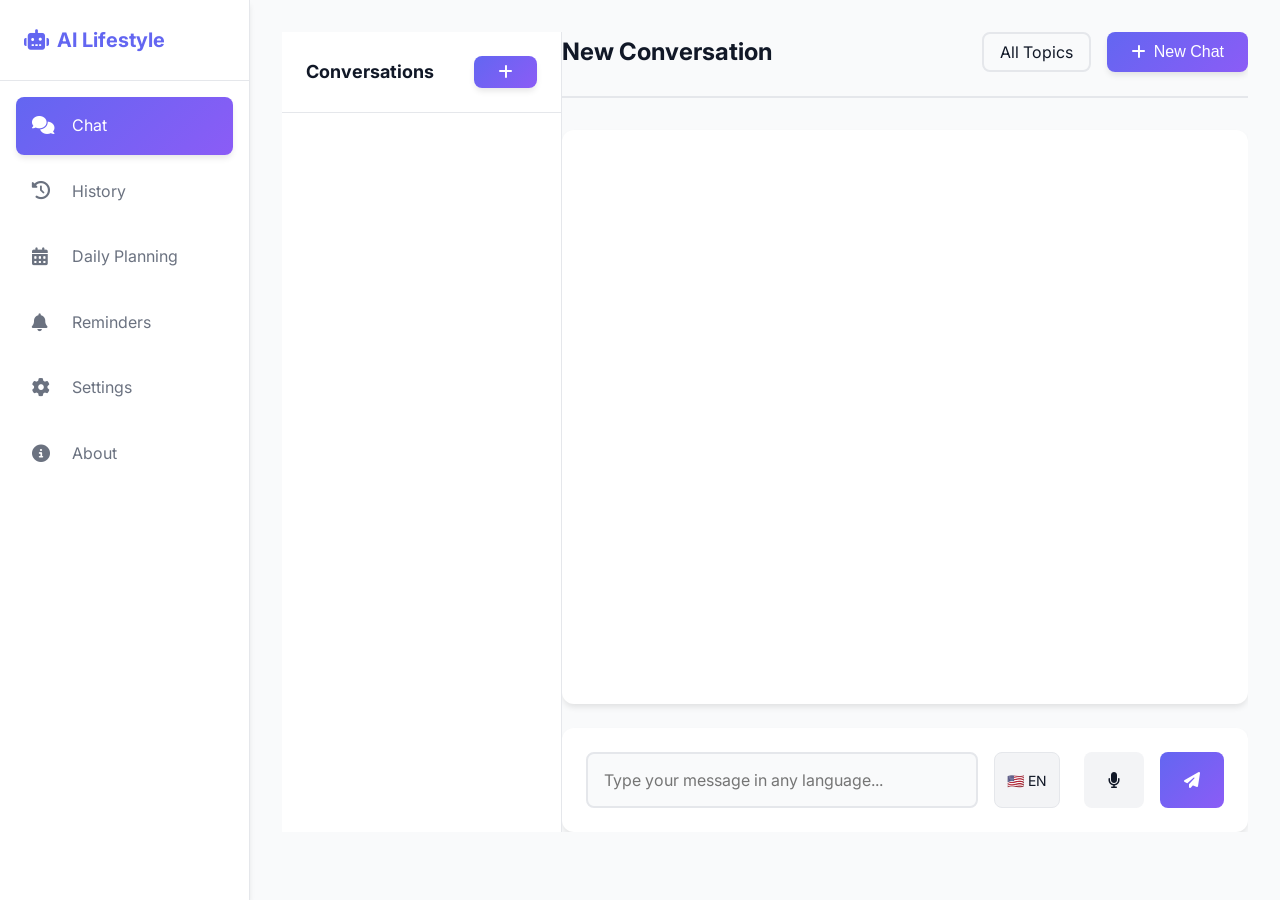
<file: Final Draft/frontend/index.html>
<!DOCTYPE html>
<html lang="en">

<head>
    <meta charset="UTF-8">
    <meta name="viewport" content="width=device-width, initial-scale=1.0">
    <title>AI Lifestyle Chatbot</title>
    <link rel="preconnect" href="https://fonts.googleapis.com">
    <link rel="preconnect" href="https://fonts.gstatic.com" crossorigin>
    <link href="https://fonts.googleapis.com/css2?family=Inter:wght@400;500;600;700&display=swap" rel="stylesheet">
    <link rel="stylesheet" href="css/main.css">
    <link rel="stylesheet" href="https://cdnjs.cloudflare.com/ajax/libs/font-awesome/6.4.0/css/all.min.css">
</head>

<body>
    <!-- Sidebar Navigation -->
    <nav class="sidebar" id="sidebar">
        <div class="sidebar-header">
            <h1><i class="fas fa-robot"></i> AI Lifestyle</h1>
            <button class="sidebar-toggle" id="sidebarToggle">
                <i class="fas fa-bars"></i>
            </button>
        </div>

        <ul class="nav-menu">
            <li class="nav-item active" data-page="chat">
                <i class="fas fa-comments"></i>
                <span>Chat</span>
            </li>
            <li class="nav-item" data-page="history">
                <i class="fas fa-history"></i>
                <span>History</span>
            </li>
            <li class="nav-item" data-page="planning">
                <i class="fas fa-calendar-alt"></i>
                <span>Daily Planning</span>
            </li>
            <li class="nav-item" data-page="reminders">
                <i class="fas fa-bell"></i>
                <span>Reminders</span>
            </li>
            <li class="nav-item" data-page="settings">
                <i class="fas fa-cog"></i>
                <span>Settings</span>
            </li>
            <li class="nav-item" data-page="about">
                <i class="fas fa-info-circle"></i>
                <span>About</span>
            </li>
        </ul>
    </nav>

    <!-- Main Content Area -->
    <main class="main-content" id="mainContent">
        <!-- Chat Page -->
        <div class="page active" id="chatPage">
            <div class="chat-layout">
                <!-- Conversation Sidebar -->
                <div class="conversation-sidebar" id="conversationSidebar">
                    <div class="conversation-sidebar-header">
                        <h3>Conversations</h3>
                        <button class="btn btn-sm btn-primary" id="newChatBtnSidebar">
                            <i class="fas fa-plus"></i>
                        </button>
                    </div>
                    <div class="conversation-list" id="conversationListSidebar">
                        <!-- Conversations will be loaded here -->
                    </div>
                </div>

                <!-- Main Chat Area -->
                <div class="chat-main">
                    <div class="page-header">
                        <div class="header-left">
                            <button class="btn btn-secondary sidebar-toggle-btn" id="toggleConversationSidebar">
                                <i class="fas fa-bars"></i>
                            </button>
                            <h2 id="currentConversationTitle">New Conversation</h2>
                        </div>
                        <div class="header-actions">
                            <select id="domainSelector" class="domain-selector">
                                <option value="all">All Topics</option>
                                <option value="nutrition">Nutrition</option>
                                <option value="exercise">Exercise</option>
                            </select>
                            <button class="btn btn-primary" id="newChatBtn">
                                <i class="fas fa-plus"></i> New Chat
                            </button>
                        </div>
                    </div>

                    <div class="chat-container">
                        <div class="messages" id="messages"></div>
                        <div class="typing-indicator" id="typingIndicator" style="display: none;">
                            <span></span><span></span><span></span>
                        </div>
                    </div>

                    <div class="chat-input-container">
                        <textarea id="chatInput" placeholder="Type your message in any language..." rows="1"></textarea>
                        <select id="speechLang" class="speech-lang-selector" title="Speech language">
                            <option value="en-US">🇺🇸 EN</option>
                            <option value="ar-SA">🇸🇦 AR</option>
                            <option value="es-ES">🇪🇸 ES</option>
                            <option value="fr-FR">🇫🇷 FR</option>
                            <option value="de-DE">🇩🇪 DE</option>
                            <option value="zh-CN">🇨🇳 ZH</option>
                            <option value="hi-IN">🇮🇳 HI</option>
                        </select>
                        <span id="ttsLangBadge" class="tts-lang-badge hidden" title="TTS voice language">🔊 🇺🇸
                            EN</span>
                        <button id="ttsToggleBtn" class="btn btn-tts-toggle hidden" title="Disable text-to-speech">
                            <i class="fas fa-volume-up"></i>
                        </button>
                        <button id="micBtn" class="btn btn-mic" title="Voice input (Browser)">
                            <i class="fas fa-microphone"></i>
                        </button>
                        <button id="sendBtn" class="btn btn-send">
                            <i class="fas fa-paper-plane"></i>
                        </button>
                    </div>
                </div>
            </div>
        </div>

        <!-- History Page -->
        <div class="page" id="historyPage">
            <div class="page-header">
                <h2>Conversation History</h2>
                <input type="text" id="historySearch" placeholder="Search conversations..." class="search-input">
            </div>
            <div class="conversations-list" id="conversationsList"></div>
        </div>

        <!-- Planning Page -->
        <div class="page" id="planningPage">
            <div class="page-header">
                <h2>Daily Planning</h2>
                <input type="date" id="planDate" class="date-input">
            </div>
            <div class="planning-form">
                <div class="form-section">
                    <h3><i class="fas fa-utensils"></i> Meals</h3>
                    <div class="form-group">
                        <label>Breakfast</label>
                        <textarea id="breakfast" rows="2"></textarea>
                    </div>
                    <div class="form-group">
                        <label>Lunch</label>
                        <textarea id="lunch" rows="2"></textarea>
                    </div>
                    <div class="form-group">
                        <label>Dinner</label>
                        <textarea id="dinner" rows="2"></textarea>
                    </div>
                    <div class="form-group">
                        <label>Snacks</label>
                        <textarea id="snacks" rows="2"></textarea>
                    </div>
                </div>

                <div class="form-section">
                    <h3><i class="fas fa-dumbbell"></i> Exercise</h3>
                    <div class="form-group">
                        <textarea id="exercise" rows="3"></textarea>
                    </div>
                </div>

                <div class="form-section">
                    <h3><i class="fas fa-heart"></i> Wellness Goals</h3>
                    <div class="form-group">
                        <textarea id="wellnessGoals" rows="3"></textarea>
                    </div>
                </div>

                <div class="form-section">
                    <h3><i class="fas fa-sticky-note"></i> Notes</h3>
                    <div class="form-group">
                        <textarea id="notes" rows="3"></textarea>
                    </div>
                </div>

                <button class="btn btn-primary btn-block" id="savePlanBtn">
                    <i class="fas fa-save"></i> Save Plan
                </button>
            </div>
        </div>

        <!-- Reminders Page -->
        <div class="page" id="remindersPage">
            <div class="page-header">
                <h2>Reminders</h2>
                <button class="btn btn-primary" id="addReminderBtn">
                    <i class="fas fa-plus"></i> Add Reminder
                </button>
            </div>
            <div class="reminders-list" id="remindersList"></div>
        </div>

        <!-- Settings Page -->
        <div class="page" id="settingsPage">
            <div class="page-header">
                <h2>Settings</h2>
            </div>
            <div class="settings-container">

                <!-- Accessibility -->
                <div class="settings-section">
                    <div class="settings-section-header">
                        <i class="fas fa-universal-access"></i>
                        <h2>Accessibility</h2>
                    </div>

                    <div class="setting-item">
                        <div class="setting-label">
                            <span>Contrast Mode</span>
                            <small>Adjust display contrast for readability</small>
                        </div>
                        <select id="contrastMode" class="setting-select">
                            <option value="normal">Normal</option>
                            <option value="high">High Contrast</option>
                        </select>
                    </div>

                    <div class="setting-item">
                        <div class="setting-label">
                            <span>Brightness</span>
                            <small>Adjust the overall page brightness</small>
                        </div>
                        <div class="setting-slider-group">
                            <input type="range" id="brightness" min="50" max="150" value="100" class="setting-slider">
                            <span id="brightnessValue" class="setting-value-badge">100%</span>
                        </div>
                    </div>

                    <div class="setting-item">
                        <div class="setting-label">
                            <span>Font Size</span>
                            <small>Change the text size throughout the app</small>
                        </div>
                        <select id="fontSize" class="setting-select">
                            <option value="small">Small</option>
                            <option value="medium">Medium</option>
                            <option value="large">Large</option>
                            <option value="xlarge">Extra Large</option>
                        </select>
                    </div>
                </div>

                <!-- Appearance -->
                <div class="settings-section">
                    <div class="settings-section-header">
                        <i class="fas fa-palette"></i>
                        <h2>Appearance</h2>
                    </div>

                    <div class="setting-item">
                        <div class="setting-label">
                            <span>Theme</span>
                            <small>Switch between light and dark mode</small>
                        </div>
                        <select id="theme" class="setting-select">
                            <option value="light">☀️ Light</option>
                            <option value="dark">🌙 Dark</option>
                        </select>
                    </div>
                </div>

                <!-- Language -->
                <div class="settings-section">
                    <div class="settings-section-header">
                        <i class="fas fa-language"></i>
                        <h2>Language</h2>
                    </div>

                    <div class="setting-item">
                        <div class="setting-label">
                            <span>Preferred Language</span>
                            <small>Sets the app's display language</small>
                        </div>
                        <select id="language" class="setting-select">
                            <option value="en">🇺🇸 English</option>
                            <option value="ar">🇸🇦 Arabic (العربية)</option>
                            <option value="es">🇪🇸 Spanish (Español)</option>
                            <option value="fr">🇫🇷 French (Français)</option>
                            <option value="de">🇩🇪 German (Deutsch)</option>
                            <option value="zh">🇨🇳 Chinese (中文)</option>
                            <option value="hi">🇮🇳 Hindi (हिन्दी)</option>
                        </select>
                    </div>
                </div>

                <!-- Notifications -->
                <div class="settings-section">
                    <div class="settings-section-header">
                        <i class="fas fa-bell"></i>
                        <h2>Notifications</h2>
                    </div>

                    <div class="setting-item">
                        <div class="setting-label">
                            <span>Enable Notifications</span>
                            <small>Show in-app alerts and messages</small>
                        </div>
                        <label class="setting-toggle">
                            <input type="checkbox" id="notificationsEnabled" checked>
                            <span>Enabled</span>
                        </label>
                    </div>

                    <div class="setting-item">
                        <div class="setting-label">
                            <span>Notification Sound</span>
                            <small>Play a sound when new messages arrive</small>
                        </div>
                        <label class="setting-toggle">
                            <input type="checkbox" id="notificationSound" checked>
                            <span>Enabled</span>
                        </label>
                    </div>
                </div>

            </div>
        </div>

        <!-- About Page -->
        <div class="page" id="aboutPage">
            <div class="page-header">
                <h2>About AI Lifestyle Chatbot</h2>
            </div>
            <div class="about-content">
                <div class="about-section">
                    <h3>Overview</h3>
                    <p>AI Lifestyle Chatbot is a 100% offline, privacy-focused AI assistant designed to help you with
                        nutrition, fitness, and wellness guidance.</p>
                </div>

                <div class="about-section">
                    <h3>Features</h3>
                    <ul class="feature-list">
                        <li><i class="fas fa-check"></i> Multi-language support (7 languages)</li>
                        <li><i class="fas fa-check"></i> RAG-powered responses from knowledge base</li>
                        <li><i class="fas fa-check"></i> Conversation history storage</li>
                        <li><i class="fas fa-check"></i> Daily meal and exercise planning</li>
                        <li><i class="fas fa-check"></i> Reminder system</li>
                        <li><i class="fas fa-check"></i> Accessibility features</li>
                        <li><i class="fas fa-check"></i> 100% offline operation</li>
                        <li><i class="fas fa-check"></i> Complete data privacy</li>
                    </ul>
                </div>

                <div class="about-section">
                    <h3>Technology Stack</h3>
                    <div class="tech-grid">
                        <div class="tech-item">
                            <strong>LLM:</strong> Llama 3.2 via Ollama
                        </div>
                        <div class="tech-item">
                            <strong>RAG:</strong> ChromaDB + Sentence Transformers
                        </div>
                        <div class="tech-item">
                            <strong>Translation:</strong> Argos Translate
                        </div>
                        <div class="tech-item">
                            <strong>Backend:</strong> FastAPI + SQLite
                        </div>
                        <div class="tech-item">
                            <strong>Frontend:</strong> HTML/CSS/JavaScript
                        </div>
                    </div>
                </div>

                <div class="about-section">
                    <h3>Privacy & Security</h3>
                    <p><strong>100% Offline:</strong> All processing happens locally on your device. No data is sent to
                        external servers.</p>
                    <p><strong>No Tracking:</strong> We don't collect, store, or transmit any usage data.</p>
                    <p><strong>Local Storage:</strong> All conversations and data are stored locally in SQLite database.
                    </p>
                </div>

                <div class="about-section">
                    <h3>System Architecture & Performance Figures</h3>
                    <p>Explore the detailed system architecture and performance metrics below:</p>
                    <ul class="feature-list" style="margin-top: 15px;">
                        <li><i class="fas fa-project-diagram"></i> <a href="pages/rag_retrieval_diagram.html" target="_blank" style="color: var(--primary); text-decoration: none; font-weight: 500;">RAG Retrieval Architecture Diagram</a></li>
                        <li><i class="fas fa-sitemap"></i> <a href="pages/translation_flowchart.html" target="_blank" style="color: var(--primary); text-decoration: none; font-weight: 500;">Translation Flowchart</a></li>
                        <li><i class="fas fa-table"></i> <a href="pages/figure12_translation_table.html" target="_blank" style="color: var(--primary); text-decoration: none; font-weight: 500;">Figure 12: Translation Evaluation Table</a></li>
                        <li><i class="fas fa-chart-line"></i> <a href="pages/figure13_latency_chart.html" target="_blank" style="color: var(--primary); text-decoration: none; font-weight: 500;">Figure 13: System Latency Chart</a></li>
                        <li><i class="fas fa-chart-pie"></i> <a href="pages/figure16_speech_accuracy.html" target="_blank" style="color: var(--primary); text-decoration: none; font-weight: 500;">Figure 16: Speech Recognition Accuracy</a></li>
                    </ul>
                </div>

                <div class="about-section">
                    <h3>Disclaimer</h3>
                    <p class="disclaimer">This chatbot provides general information for educational purposes only. It is
                        not a substitute for professional medical, nutritional, or mental health advice. Always consult
                        qualified healthcare professionals for personalized guidance.</p>
                </div>
            </div>
        </div>
    </main>

    <!-- Reminder Modal -->
    <div class="modal" id="reminderModal">
        <div class="modal-content">
            <div class="modal-header">
                <h3 id="reminderModalTitle">Add Reminder</h3>
                <button class="modal-close" id="closeReminderModal">&times;</button>
            </div>
            <div class="modal-body">
                <div class="form-group">
                    <label>Title *</label>
                    <input type="text" id="reminderTitle" required>
                </div>
                <div class="form-group">
                    <label>Description</label>
                    <textarea id="reminderDescription" rows="3"></textarea>
                </div>
                <div class="form-group">
                    <label>Category</label>
                    <select id="reminderCategory">
                        <option value="meal">Meal</option>
                        <option value="exercise">Exercise</option>
                        <option value="medication">Medication</option>
                        <option value="custom">Custom</option>
                    </select>
                </div>
                <div class="form-group">
                    <label>Due Date & Time *</label>
                    <input type="datetime-local" id="reminderDateTime" required>
                </div>
                <div class="form-group">
                    <label>
                        <input type="checkbox" id="reminderRecurring">
                        Recurring
                    </label>
                </div>
                <div class="form-group" id="recurrenceGroup" style="display: none;">
                    <label>Recurrence Pattern</label>
                    <select id="recurrencePattern">
                        <option value="daily">Daily</option>
                        <option value="weekly">Weekly</option>
                        <option value="monthly">Monthly</option>
                    </select>
                </div>
            </div>
            <div class="modal-footer">
                <button class="btn btn-secondary" id="cancelReminderBtn">Cancel</button>
                <button class="btn btn-primary" id="saveReminderBtn">Save</button>
            </div>
        </div>
    </div>

    <!-- Scripts -->
    <script src="js/app.js"></script>
    <script src="js/tts.js"></script>
    <script src="js/speech.js"></script>
    <script src="js/chat.js"></script>
    <script src="js/history.js"></script>
    <script src="js/planning.js"></script>
    <script src="js/reminders.js"></script>
    <script src="js/settings.js"></script>
</body>

</html>
</file>
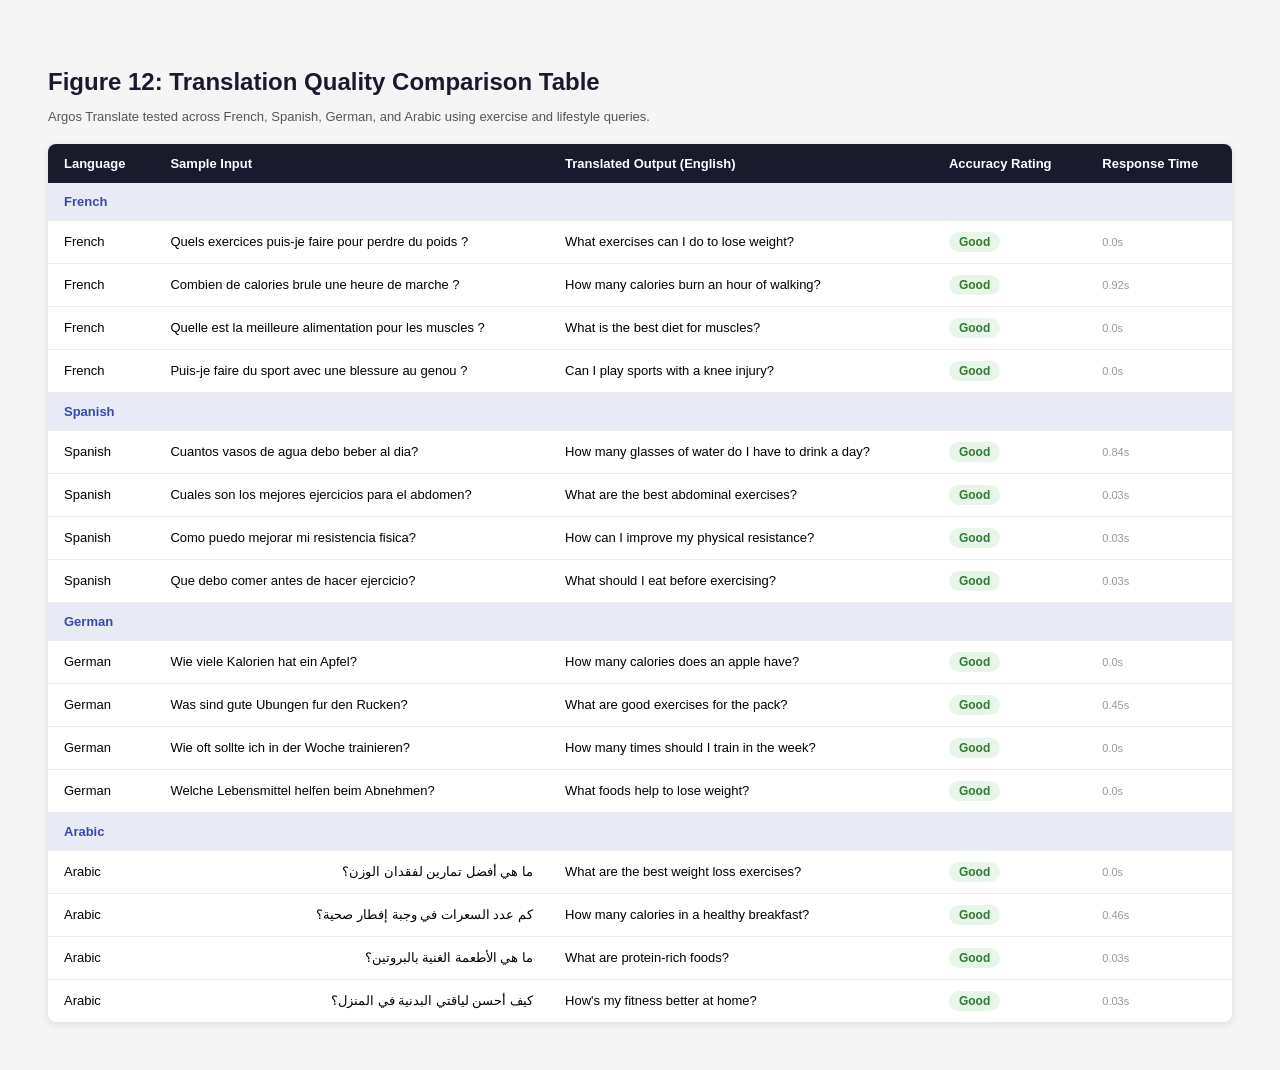
<file: Final Draft/frontend/pages/figure12_translation_table.html>
<!DOCTYPE html>
<html lang="en">
<head>
<meta charset="UTF-8">
<title>Figure 12 - Translation Quality Table</title>
<style>
  body { font-family: 'Segoe UI', sans-serif; background: #f5f5f5; padding: 40px; }
  h2 { color: #1a1a2e; margin-bottom: 4px; }
  p { color: #555; font-size: 13px; margin-bottom: 20px; }
  table { border-collapse: collapse; width: 100%; background: white; border-radius: 8px; overflow: hidden; box-shadow: 0 2px 8px rgba(0,0,0,0.1); }
  th { background: #1a1a2e; color: white; padding: 12px 16px; text-align: left; font-size: 13px; }
  td { padding: 11px 16px; font-size: 13px; border-bottom: 1px solid #eee; }
  tr:last-child td { border-bottom: none; }
  tr:hover td { background: #f0f4ff; }
  .lang-header td { background: #e8eaf6; font-weight: bold; font-size: 13px; color: #3949ab; }
  .badge { display: inline-block; padding: 3px 10px; border-radius: 12px; font-size: 12px; font-weight: bold; }
  .Good { background: #e8f5e9; color: #2e7d32; }
  .Moderate { background: #fff3e0; color: #e65100; }
  .Poor { background: #fce4ec; color: #c62828; }
  .time { color: #999; font-size: 11px; }
</style>
</head>
<body>
<h2>Figure 12: Translation Quality Comparison Table</h2>
<p>Argos Translate tested across French, Spanish, German, and Arabic using exercise and lifestyle queries.</p>
<table>
  <thead>
    <tr>
      <th>Language</th>
      <th>Sample Input</th>
      <th>Translated Output (English)</th>
      <th>Accuracy Rating</th>
      <th>Response Time</th>
    </tr>
  </thead>
  <tbody>
<tr class="lang-header"><td colspan="5">French</td></tr>
<tr>
      <td>French</td>
      <td dir="ltr">Quels exercices puis-je faire pour perdre du poids ?</td>
      <td>What exercises can I do to lose weight?</td>
      <td><span class="badge Good">Good</span></td>
      <td class="time">0.0s</td>
    </tr>
<tr>
      <td>French</td>
      <td dir="ltr">Combien de calories brule une heure de marche ?</td>
      <td>How many calories burn an hour of walking?</td>
      <td><span class="badge Good">Good</span></td>
      <td class="time">0.92s</td>
    </tr>
<tr>
      <td>French</td>
      <td dir="ltr">Quelle est la meilleure alimentation pour les muscles ?</td>
      <td>What is the best diet for muscles?</td>
      <td><span class="badge Good">Good</span></td>
      <td class="time">0.0s</td>
    </tr>
<tr>
      <td>French</td>
      <td dir="ltr">Puis-je faire du sport avec une blessure au genou ?</td>
      <td>Can I play sports with a knee injury?</td>
      <td><span class="badge Good">Good</span></td>
      <td class="time">0.0s</td>
    </tr>
<tr class="lang-header"><td colspan="5">Spanish</td></tr>
<tr>
      <td>Spanish</td>
      <td dir="ltr">Cuantos vasos de agua debo beber al dia?</td>
      <td>How many glasses of water do I have to drink a day?</td>
      <td><span class="badge Good">Good</span></td>
      <td class="time">0.84s</td>
    </tr>
<tr>
      <td>Spanish</td>
      <td dir="ltr">Cuales son los mejores ejercicios para el abdomen?</td>
      <td>What are the best abdominal exercises?</td>
      <td><span class="badge Good">Good</span></td>
      <td class="time">0.03s</td>
    </tr>
<tr>
      <td>Spanish</td>
      <td dir="ltr">Como puedo mejorar mi resistencia fisica?</td>
      <td>How can I improve my physical resistance?</td>
      <td><span class="badge Good">Good</span></td>
      <td class="time">0.03s</td>
    </tr>
<tr>
      <td>Spanish</td>
      <td dir="ltr">Que debo comer antes de hacer ejercicio?</td>
      <td>What should I eat before exercising?</td>
      <td><span class="badge Good">Good</span></td>
      <td class="time">0.03s</td>
    </tr>
<tr class="lang-header"><td colspan="5">German</td></tr>
<tr>
      <td>German</td>
      <td dir="ltr">Wie viele Kalorien hat ein Apfel?</td>
      <td>How many calories does an apple have?</td>
      <td><span class="badge Good">Good</span></td>
      <td class="time">0.0s</td>
    </tr>
<tr>
      <td>German</td>
      <td dir="ltr">Was sind gute Ubungen fur den Rucken?</td>
      <td>What are good exercises for the pack?</td>
      <td><span class="badge Good">Good</span></td>
      <td class="time">0.45s</td>
    </tr>
<tr>
      <td>German</td>
      <td dir="ltr">Wie oft sollte ich in der Woche trainieren?</td>
      <td>How many times should I train in the week?</td>
      <td><span class="badge Good">Good</span></td>
      <td class="time">0.0s</td>
    </tr>
<tr>
      <td>German</td>
      <td dir="ltr">Welche Lebensmittel helfen beim Abnehmen?</td>
      <td>What foods help to lose weight?</td>
      <td><span class="badge Good">Good</span></td>
      <td class="time">0.0s</td>
    </tr>
<tr class="lang-header"><td colspan="5">Arabic</td></tr>
<tr>
      <td>Arabic</td>
      <td dir="rtl">ما هي أفضل تمارين لفقدان الوزن؟</td>
      <td>What are the best weight loss exercises?</td>
      <td><span class="badge Good">Good</span></td>
      <td class="time">0.0s</td>
    </tr>
<tr>
      <td>Arabic</td>
      <td dir="rtl">كم عدد السعرات في وجبة إفطار صحية؟</td>
      <td>How many calories in a healthy breakfast?</td>
      <td><span class="badge Good">Good</span></td>
      <td class="time">0.46s</td>
    </tr>
<tr>
      <td>Arabic</td>
      <td dir="rtl">ما هي الأطعمة الغنية بالبروتين؟</td>
      <td>What are protein-rich foods?</td>
      <td><span class="badge Good">Good</span></td>
      <td class="time">0.03s</td>
    </tr>
<tr>
      <td>Arabic</td>
      <td dir="rtl">كيف أحسن لياقتي البدنية في المنزل؟</td>
      <td>How's my fitness better at home?</td>
      <td><span class="badge Good">Good</span></td>
      <td class="time">0.03s</td>
    </tr>
  </tbody>
</table>
</body>
</html>
</file>
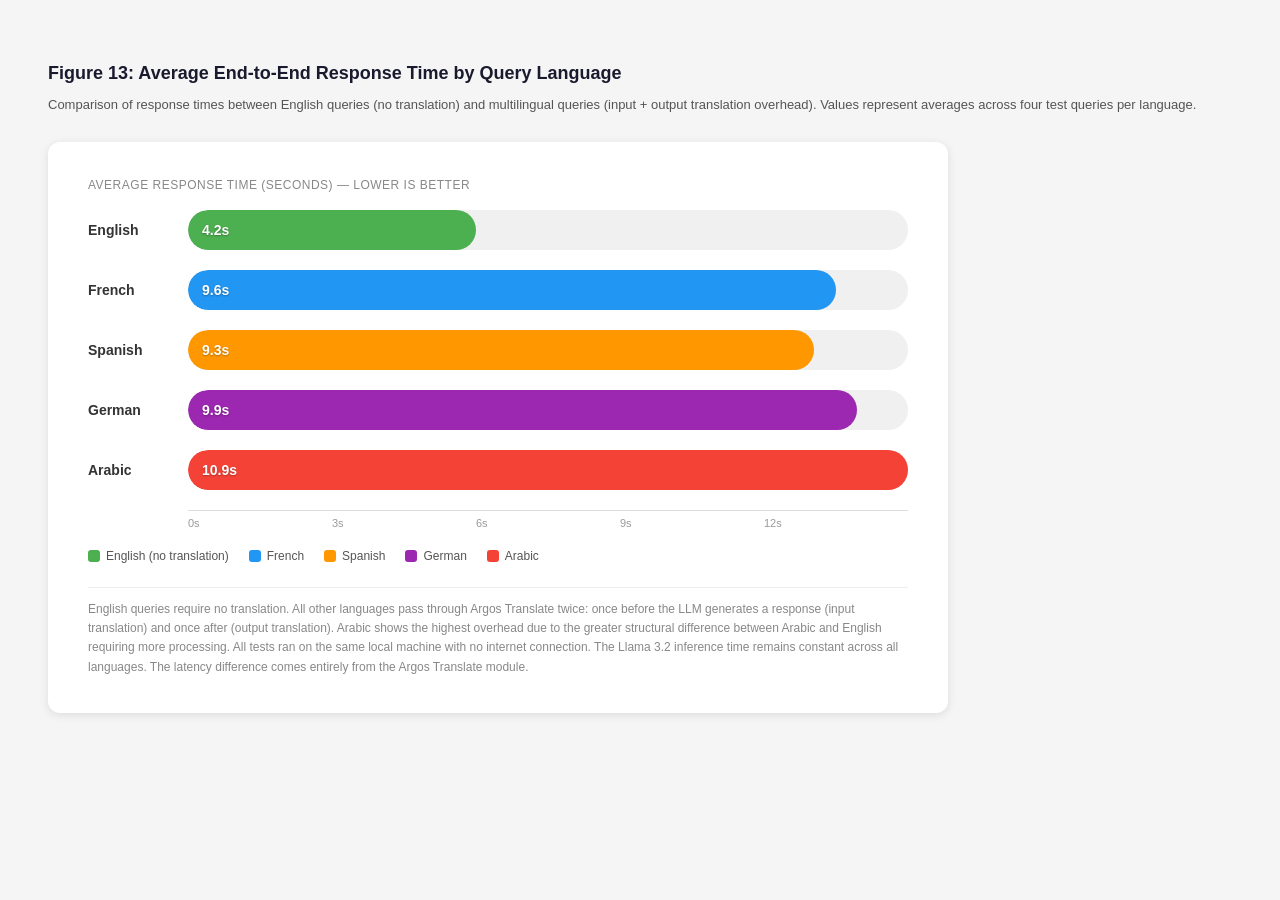
<file: Final Draft/frontend/pages/figure13_latency_chart.html>
<!DOCTYPE html>
<html lang="en">
<head>
<meta charset="UTF-8">
<title>Figure 13 - Response Latency Chart</title>
<style>
  body {
    font-family: 'Segoe UI', sans-serif;
    background: #f5f5f5;
    padding: 40px;
  }
  h2 { color: #1a1a2e; margin-bottom: 4px; font-size: 18px; }
  .subtitle { color: #555; font-size: 13px; margin-bottom: 30px; }
  .chart-box {
    background: white;
    border-radius: 12px;
    padding: 36px 40px;
    box-shadow: 0 2px 10px rgba(0,0,0,0.1);
    max-width: 820px;
  }
  .axis-title {
    font-size: 12px;
    color: #888;
    margin-bottom: 18px;
    letter-spacing: 0.5px;
    text-transform: uppercase;
  }
  .bar-row {
    display: flex;
    align-items: center;
    margin-bottom: 20px;
  }
  .bar-label {
    width: 100px;
    font-size: 14px;
    font-weight: 600;
    color: #333;
    flex-shrink: 0;
  }
  .bar-track {
    flex: 1;
    background: #f0f0f0;
    border-radius: 30px;
    height: 40px;
    overflow: hidden;
  }
  .bar-fill {
    height: 100%;
    border-radius: 30px;
    display: flex;
    align-items: center;
    padding-left: 14px;
  }
  .bar-value {
    color: white;
    font-weight: bold;
    font-size: 14px;
    text-shadow: 0 1px 2px rgba(0,0,0,0.3);
    white-space: nowrap;
  }
  .tick-row {
    display: flex;
    margin-left: 100px;
    margin-top: 8px;
    border-top: 1px solid #ddd;
    padding-top: 6px;
  }
  .tick {
    flex: 1;
    text-align: left;
    font-size: 11px;
    color: #999;
  }
  .caption {
    font-size: 12px;
    color: #888;
    margin-top: 24px;
    border-top: 1px solid #eee;
    padding-top: 12px;
    line-height: 1.6;
  }
  .legend {
    display: flex;
    gap: 20px;
    margin-top: 20px;
    flex-wrap: wrap;
  }
  .legend-item {
    display: flex;
    align-items: center;
    gap: 6px;
    font-size: 12px;
    color: #555;
  }
  .legend-dot {
    width: 12px;
    height: 12px;
    border-radius: 3px;
    flex-shrink: 0;
  }
</style>
</head>
<body>
<h2>Figure 13: Average End-to-End Response Time by Query Language</h2>
<p class="subtitle">
  Comparison of response times between English queries (no translation) and multilingual queries (input + output translation overhead).
  Values represent averages across four test queries per language.
</p>
<div class="chart-box">
  <div class="axis-title">Average Response Time (Seconds) — Lower is Better</div>

  <!-- English -->
  <div class="bar-row">
    <div class="bar-label">English</div>
    <div class="bar-track">
      <div class="bar-fill" style="width:38%; background:#4CAF50;">
        <span class="bar-value">4.2s</span>
      </div>
    </div>
  </div>

  <!-- French -->
  <div class="bar-row">
    <div class="bar-label">French</div>
    <div class="bar-track">
      <div class="bar-fill" style="width:88%; background:#2196F3;">
        <span class="bar-value">9.6s</span>
      </div>
    </div>
  </div>

  <!-- Spanish -->
  <div class="bar-row">
    <div class="bar-label">Spanish</div>
    <div class="bar-track">
      <div class="bar-fill" style="width:85%; background:#FF9800;">
        <span class="bar-value">9.3s</span>
      </div>
    </div>
  </div>

  <!-- German -->
  <div class="bar-row">
    <div class="bar-label">German</div>
    <div class="bar-track">
      <div class="bar-fill" style="width:91%; background:#9C27B0;">
        <span class="bar-value">9.9s</span>
      </div>
    </div>
  </div>

  <!-- Arabic -->
  <div class="bar-row">
    <div class="bar-label">Arabic</div>
    <div class="bar-track">
      <div class="bar-fill" style="width:100%; background:#F44336;">
        <span class="bar-value">10.9s</span>
      </div>
    </div>
  </div>

  <!-- X-axis ticks -->
  <div class="tick-row">
    <div class="tick">0s</div>
    <div class="tick">3s</div>
    <div class="tick">6s</div>
    <div class="tick">9s</div>
    <div class="tick">12s</div>
  </div>

  <div class="legend">
    <div class="legend-item"><div class="legend-dot" style="background:#4CAF50;"></div>English (no translation)</div>
    <div class="legend-item"><div class="legend-dot" style="background:#2196F3;"></div>French</div>
    <div class="legend-item"><div class="legend-dot" style="background:#FF9800;"></div>Spanish</div>
    <div class="legend-item"><div class="legend-dot" style="background:#9C27B0;"></div>German</div>
    <div class="legend-item"><div class="legend-dot" style="background:#F44336;"></div>Arabic</div>
  </div>

  <div class="caption">
    English queries require no translation. All other languages pass through Argos Translate twice: once before the
    LLM generates a response (input translation) and once after (output translation). Arabic shows the highest overhead
    due to the greater structural difference between Arabic and English requiring more processing. All tests ran
    on the same local machine with no internet connection. The Llama 3.2 inference time remains constant across all
    languages. The latency difference comes entirely from the Argos Translate module.
  </div>
</div>
</body>
</html>
</file>
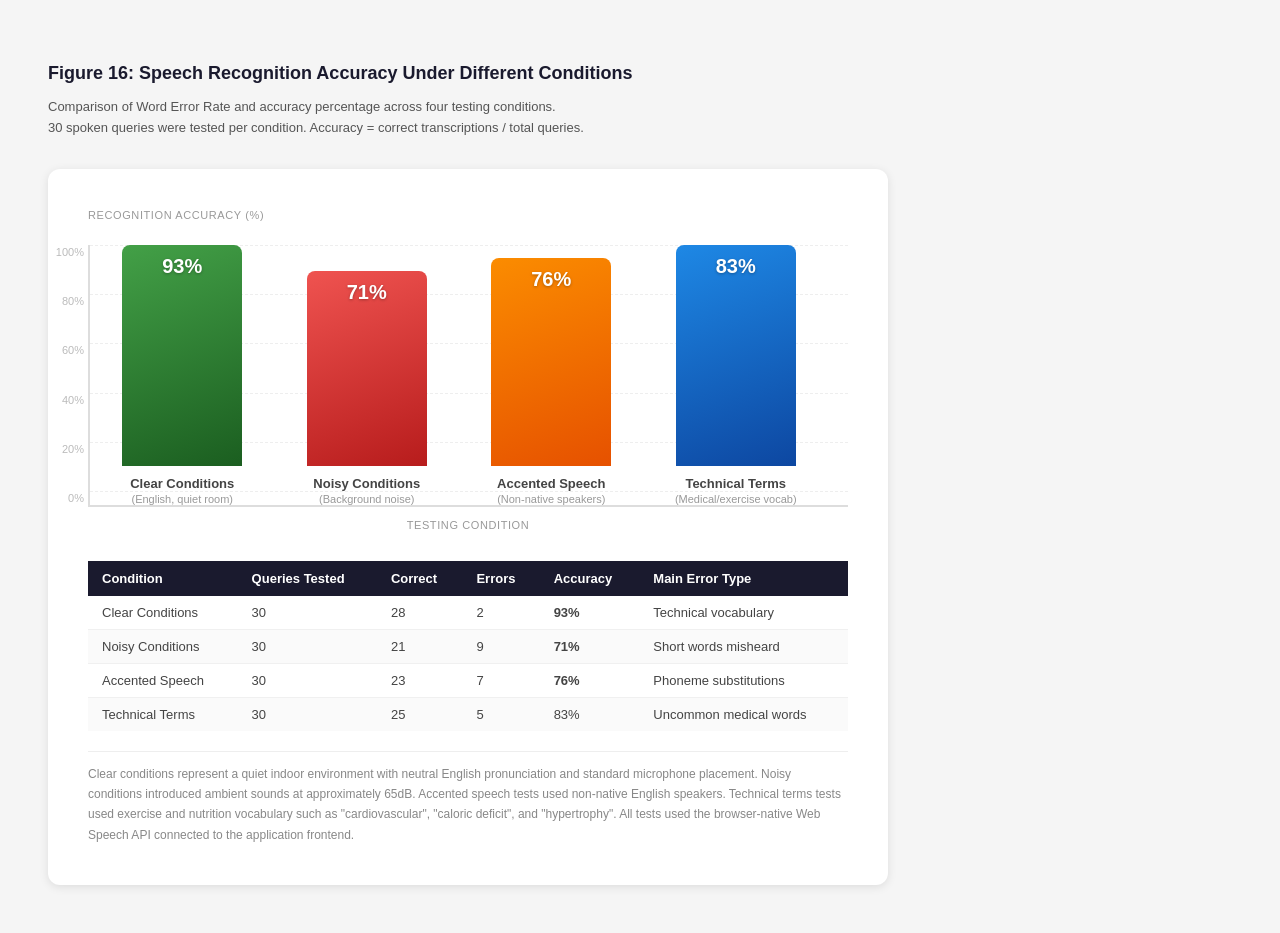
<file: Final Draft/frontend/pages/figure16_speech_accuracy.html>
<!DOCTYPE html>
<html lang="en">
<head>
<meta charset="UTF-8">
<title>Figure 16 - Speech Recognition Accuracy</title>
<style>
  body {
    font-family: 'Segoe UI', sans-serif;
    background: #f5f5f5;
    padding: 40px;
  }
  h2 { color: #1a1a2e; margin-bottom: 4px; font-size: 18px; }
  .subtitle { color: #555; font-size: 13px; margin-bottom: 30px; line-height: 1.6; }
  .chart-box {
    background: white;
    border-radius: 12px;
    padding: 40px;
    box-shadow: 0 2px 10px rgba(0,0,0,0.1);
    max-width: 760px;
  }
  .axis-title {
    font-size: 11px;
    color: #999;
    text-transform: uppercase;
    letter-spacing: 0.6px;
    margin-bottom: 24px;
  }
  .bar-group {
    display: flex;
    align-items: flex-end;
    gap: 40px;
    height: 260px;
    border-left: 2px solid #ddd;
    border-bottom: 2px solid #ddd;
    padding: 0 40px 0 20px;
    margin-bottom: 12px;
    position: relative;
  }
  /* Y-axis gridlines */
  .gridlines {
    position: absolute;
    top: 0; left: 0; right: 0; bottom: 0;
    display: flex;
    flex-direction: column;
    justify-content: space-between;
    pointer-events: none;
  }
  .gridline {
    border-top: 1px dashed #eee;
    display: flex;
    align-items: center;
  }
  .gridline-label {
    font-size: 11px;
    color: #bbb;
    margin-left: -42px;
    width: 36px;
    text-align: right;
  }
  .bar-col {
    display: flex;
    flex-direction: column;
    align-items: center;
    justify-content: flex-end;
    flex: 1;
    height: 100%;
    position: relative;
    z-index: 2;
  }
  .bar {
    width: 100%;
    max-width: 120px;
    border-radius: 8px 8px 0 0;
    position: relative;
    display: flex;
    align-items: flex-start;
    justify-content: center;
    padding-top: 10px;
    transition: all 0.3s;
  }
  .bar-pct {
    font-size: 20px;
    font-weight: bold;
    color: white;
    text-shadow: 0 1px 3px rgba(0,0,0,0.3);
  }
  .bar-name {
    margin-top: 10px;
    font-size: 13px;
    font-weight: 600;
    color: #444;
    text-align: center;
  }
  .bar-sub {
    font-size: 11px;
    color: #999;
    text-align: center;
    margin-top: 2px;
  }
  .x-axis-label {
    text-align: center;
    font-size: 11px;
    color: #999;
    text-transform: uppercase;
    letter-spacing: 0.6px;
    margin-bottom: 24px;
  }
  .breakdown-table {
    margin-top: 30px;
    width: 100%;
    border-collapse: collapse;
    font-size: 13px;
  }
  .breakdown-table th {
    background: #1a1a2e;
    color: white;
    padding: 10px 14px;
    text-align: left;
    font-weight: 600;
  }
  .breakdown-table td {
    padding: 9px 14px;
    border-bottom: 1px solid #f0f0f0;
    color: #444;
  }
  .breakdown-table tr:last-child td { border-bottom: none; }
  .breakdown-table tr:nth-child(even) td { background: #fafafa; }
  .good  { color: #2e7d32; font-weight: 600; }
  .poor  { color: #c62828; font-weight: 600; }
  .caption {
    font-size: 12px;
    color: #888;
    margin-top: 20px;
    border-top: 1px solid #eee;
    padding-top: 12px;
    line-height: 1.7;
  }
</style>
</head>
<body>
<h2>Figure 16: Speech Recognition Accuracy Under Different Conditions</h2>
<p class="subtitle">
  Comparison of Word Error Rate and accuracy percentage across four testing conditions.<br>
  30 spoken queries were tested per condition. Accuracy = correct transcriptions / total queries.
</p>

<div class="chart-box">

  <div class="axis-title">Recognition Accuracy (%)</div>

  <div class="bar-group">
    <!-- Gridlines -->
    <div class="gridlines">
      <div class="gridline"><span class="gridline-label">100%</span></div>
      <div class="gridline"><span class="gridline-label">80%</span></div>
      <div class="gridline"><span class="gridline-label">60%</span></div>
      <div class="gridline"><span class="gridline-label">40%</span></div>
      <div class="gridline"><span class="gridline-label">20%</span></div>
      <div class="gridline"><span class="gridline-label">0%</span></div>
    </div>

    <!-- Bar 1: Clear English -->
    <div class="bar-col">
      <div class="bar" style="height:93%; background: linear-gradient(160deg,#43a047,#1b5e20);">
        <span class="bar-pct">93%</span>
      </div>
      <div class="bar-name">Clear Conditions</div>
      <div class="bar-sub">(English, quiet room)</div>
    </div>

    <!-- Bar 2: Noisy Conditions -->
    <div class="bar-col">
      <div class="bar" style="height:71%; background: linear-gradient(160deg,#ef5350,#b71c1c);">
        <span class="bar-pct">71%</span>
      </div>
      <div class="bar-name">Noisy Conditions</div>
      <div class="bar-sub">(Background noise)</div>
    </div>

    <!-- Bar 3: Accented Speech -->
    <div class="bar-col">
      <div class="bar" style="height:76%; background: linear-gradient(160deg,#fb8c00,#e65100);">
        <span class="bar-pct">76%</span>
      </div>
      <div class="bar-name">Accented Speech</div>
      <div class="bar-sub">(Non-native speakers)</div>
    </div>

    <!-- Bar 4: Technical Terms -->
    <div class="bar-col">
      <div class="bar" style="height:83%; background: linear-gradient(160deg,#1e88e5,#0d47a1);">
        <span class="bar-pct">83%</span>
      </div>
      <div class="bar-name">Technical Terms</div>
      <div class="bar-sub">(Medical/exercise vocab)</div>
    </div>
  </div>

  <div class="x-axis-label">Testing Condition</div>

  <!-- Breakdown details table -->
  <table class="breakdown-table">
    <thead>
      <tr>
        <th>Condition</th>
        <th>Queries Tested</th>
        <th>Correct</th>
        <th>Errors</th>
        <th>Accuracy</th>
        <th>Main Error Type</th>
      </tr>
    </thead>
    <tbody>
      <tr>
        <td>Clear Conditions</td>
        <td>30</td>
        <td>28</td>
        <td>2</td>
        <td class="good">93%</td>
        <td>Technical vocabulary</td>
      </tr>
      <tr>
        <td>Noisy Conditions</td>
        <td>30</td>
        <td>21</td>
        <td>9</td>
        <td class="poor">71%</td>
        <td>Short words misheard</td>
      </tr>
      <tr>
        <td>Accented Speech</td>
        <td>30</td>
        <td>23</td>
        <td>7</td>
        <td class="poor">76%</td>
        <td>Phoneme substitutions</td>
      </tr>
      <tr>
        <td>Technical Terms</td>
        <td>30</td>
        <td>25</td>
        <td>5</td>
        <td>83%</td>
        <td>Uncommon medical words</td>
      </tr>
    </tbody>
  </table>

  <div class="caption">
    Clear conditions represent a quiet indoor environment with neutral English pronunciation and standard microphone placement.
    Noisy conditions introduced ambient sounds at approximately 65dB. Accented speech tests used non-native English speakers.
    Technical terms tests used exercise and nutrition vocabulary such as "cardiovascular", "caloric deficit", and "hypertrophy".
    All tests used the browser-native Web Speech API connected to the application frontend.
  </div>

</div>
</body>
</html>
</file>
<file: Final Draft/frontend/css/main.css>
/* AI Lifestyle Chatbot - Main Styles */

/* CSS Variables for Theming */
:root {
    /* Colors - Light Theme */
    --primary: #6366f1;
    --primary-dark: #4f46e5;
    --secondary: #8b5cf6;
    --success: #10b981;
    --danger: #ef4444;
    --warning: #f59e0b;

    --bg-primary: #ffffff;
    --bg-secondary: #f9fafb;
    --bg-tertiary: #f3f4f6;

    --text-primary: #111827;
    --text-secondary: #6b7280;
    --text-tertiary: #9ca3af;

    --border-color: #e5e7eb;
    --shadow: 0 4px 6px -1px rgba(0, 0, 0, 0.1);
    --shadow-lg: 0 10px 15px -3px rgba(0, 0, 0, 0.1);

    /* Spacing */
    --spacing-xs: 0.25rem;
    --spacing-sm: 0.5rem;
    --spacing-md: 1rem;
    --spacing-lg: 1.5rem;
    --spacing-xl: 2rem;

    /* Typography */
    --font-size-sm: 0.875rem;
    --font-size-base: 1rem;
    --font-size-lg: 1.125rem;
    --font-size-xl: 1.25rem;
    --font-size-2xl: 1.5rem;

    /* Layout */
    --sidebar-width: 250px;
    --header-height: 70px;

    /* Transitions */
    --transition: all 0.3s ease;
}

/* Dark Theme */
[data-theme="dark"] {
    --bg-primary: #1f2937;
    --bg-secondary: #111827;
    --bg-tertiary: #374151;

    --text-primary: #f9fafb;
    --text-secondary: #d1d5db;
    --text-tertiary: #9ca3af;

    --border-color: #374151;
    --shadow: 0 4px 6px -1px rgba(0, 0, 0, 0.3);
    --shadow-lg: 0 10px 15px -3px rgba(0, 0, 0, 0.3);
}

/* High Contrast Mode */
[data-contrast="high"] {
    --primary: #0000ff;
    --bg-primary: #000000;
    --bg-secondary: #1a1a1a;
    --text-primary: #ffffff;
    --border-color: #ffffff;
}

/* Font Size Adjustments */
[data-font-size="small"] {
    font-size: 14px;
}

[data-font-size="medium"] {
    font-size: 16px;
}

[data-font-size="large"] {
    font-size: 18px;
}

[data-font-size="xlarge"] {
    font-size: 20px;
}

/* Reset & Base Styles */
* {
    margin: 0;
    padding: 0;
    box-sizing: border-box;
}

body {
    font-family: 'Inter', -apple-system, BlinkMacSystemFont, 'Segoe UI', Roboto, 'Helvetica Neue', Arial, sans-serif;
    background: var(--bg-secondary);
    color: var(--text-primary);
    line-height: 1.6;
    transition: background 0.3s ease, color 0.3s ease;
}

/* Sidebar */
.sidebar {
    position: fixed;
    left: 0;
    top: 0;
    width: var(--sidebar-width);
    height: 100vh;
    background: var(--bg-primary);
    border-right: 1px solid var(--border-color);
    box-shadow: var(--shadow);
    z-index: 100;
    transition: var(--transition);
}

.sidebar-header {
    padding: var(--spacing-lg);
    border-bottom: 1px solid var(--border-color);
    display: flex;
    align-items: center;
    justify-content: space-between;
}

.sidebar-header h1 {
    font-size: var(--font-size-xl);
    color: var(--primary);
    display: flex;
    align-items: center;
    gap: var(--spacing-sm);
}

.sidebar-toggle {
    display: none;
    background: none;
    border: none;
    font-size: var(--font-size-xl);
    color: var(--text-primary);
    cursor: pointer;
}

.nav-menu {
    list-style: none;
    padding: var(--spacing-md);
}

.nav-item {
    padding: var(--spacing-md);
    margin-bottom: var(--spacing-sm);
    border-radius: 8px;
    cursor: pointer;
    transition: var(--transition);
    display: flex;
    align-items: center;
    gap: var(--spacing-md);
    color: var(--text-secondary);
}

.nav-item:hover {
    background: var(--bg-tertiary);
    color: var(--primary);
}

.nav-item.active {
    background: linear-gradient(135deg, var(--primary), var(--secondary));
    color: white;
    box-shadow: var(--shadow);
}

.nav-item i {
    font-size: var(--font-size-lg);
    width: 24px;
}

/* Main Content */
.main-content {
    margin-left: var(--sidebar-width);
    min-height: 100vh;
    padding: var(--spacing-xl);
    transition: var(--transition);
}

.page {
    display: none;
    animation: fadeIn 0.3s ease;
}

.page.active {
    display: block;
}

@keyframes fadeIn {
    from {
        opacity: 0;
        transform: translateY(10px);
    }

    to {
        opacity: 1;
        transform: translateY(0);
    }
}

.page-header {
    display: flex;
    justify-content: space-between;
    align-items: center;
    margin-bottom: var(--spacing-xl);
    padding-bottom: var(--spacing-lg);
    border-bottom: 2px solid var(--border-color);
}

.page-header h2 {
    font-size: var(--font-size-2xl);
    color: var(--text-primary);
}

.header-actions {
    display: flex;
    gap: var(--spacing-md);
}

/* Buttons */
.btn {
    padding: var(--spacing-sm) var(--spacing-lg);
    border: none;
    border-radius: 8px;
    font-size: var(--font-size-base);
    cursor: pointer;
    transition: var(--transition);
    display: inline-flex;
    align-items: center;
    gap: var(--spacing-sm);
}

.btn-primary {
    background: linear-gradient(135deg, var(--primary), var(--secondary));
    color: white;
    box-shadow: var(--shadow);
}

.btn-primary:hover {
    transform: translateY(-2px);
    box-shadow: var(--shadow-lg);
}

.btn-secondary {
    background: var(--bg-tertiary);
    color: var(--text-primary);
}

.btn-block {
    width: 100%;
    justify-content: center;
}

/* Chat Styles */
.chat-layout {
    display: flex;
    gap: 0;
    height: calc(100vh - 100px);
}

.conversation-sidebar {
    width: 280px;
    background: var(--bg-primary);
    border-right: 1px solid var(--border-color);
    display: flex;
    flex-direction: column;
    overflow: hidden;
}

.conversation-sidebar-header {
    padding: var(--spacing-lg);
    border-bottom: 1px solid var(--border-color);
    display: flex;
    justify-content: space-between;
    align-items: center;
}

.conversation-sidebar-header h3 {
    font-size: var(--font-size-lg);
    color: var(--text-primary);
}

.conversation-list {
    flex: 1;
    overflow-y: auto;
    padding: var(--spacing-sm);
}

.conversation-list-item {
    padding: var(--spacing-md);
    margin-bottom: var(--spacing-sm);
    border-radius: 8px;
    cursor: pointer;
    transition: var(--transition);
    border: 1px solid transparent;
}

.conversation-list-item:hover {
    background: var(--bg-tertiary);
}

.conversation-list-item.active {
    background: var(--bg-tertiary);
    border-color: var(--primary);
}

.conversation-list-item h4 {
    font-size: var(--font-size-base);
    color: var(--text-primary);
    margin-bottom: var(--spacing-xs);
    white-space: nowrap;
    overflow: hidden;
    text-overflow: ellipsis;
}

.conversation-list-item .meta {
    font-size: var(--font-size-sm);
    color: var(--text-tertiary);
    display: flex;
    justify-content: space-between;
    align-items: center;
}

.conversation-list-item .delete-btn {
    opacity: 0;
    transition: var(--transition);
    background: none;
    border: none;
    color: var(--danger);
    cursor: pointer;
    padding: var(--spacing-xs);
}

.conversation-list-item:hover .delete-btn {
    opacity: 1;
}

.chat-main {
    flex: 1;
    display: flex;
    flex-direction: column;
    overflow: hidden;
}

.header-left {
    display: flex;
    align-items: center;
    gap: var(--spacing-md);
}

.sidebar-toggle-btn {
    display: none;
}

.chat-container {
    background: var(--bg-primary);
    border-radius: 12px;
    padding: var(--spacing-lg);
    flex: 1;
    overflow-y: auto;
    margin-bottom: var(--spacing-lg);
    box-shadow: var(--shadow);
}

.messages {
    display: flex;
    flex-direction: column;
    gap: var(--spacing-md);
}

.message {
    max-width: 70%;
    padding: var(--spacing-md);
    border-radius: 12px;
    animation: slideIn 0.3s ease;
    white-space: pre-wrap;
    word-wrap: break-word;
    line-height: 1.6;
}

.message ul,
.message ol {
    margin: var(--spacing-sm) 0;
    padding-left: var(--spacing-lg);
}

.message li {
    margin: var(--spacing-xs) 0;
}

.message strong {
    font-weight: 600;
}

.message p {
    margin: var(--spacing-sm) 0;
}

@keyframes slideIn {
    from {
        opacity: 0;
        transform: translateX(-20px);
    }

    to {
        opacity: 1;
        transform: translateX(0);
    }
}

.message.user {
    align-self: flex-end;
    background: linear-gradient(135deg, var(--primary), var(--secondary));
    color: white;
}

.message.assistant {
    align-self: flex-start;
    background: var(--bg-tertiary);
    color: var(--text-primary);
}

.typing-indicator {
    display: flex;
    gap: 5px;
    padding: var(--spacing-md);
}

.typing-indicator span {
    width: 8px;
    height: 8px;
    background: var(--primary);
    border-radius: 50%;
    animation: bounce 1.4s infinite;
}

.typing-indicator span:nth-child(2) {
    animation-delay: 0.2s;
}

.typing-indicator span:nth-child(3) {
    animation-delay: 0.4s;
}

@keyframes bounce {

    0%,
    60%,
    100% {
        transform: translateY(0);
    }

    30% {
        transform: translateY(-10px);
    }
}

.chat-input-container {
    display: flex;
    gap: var(--spacing-md);
    background: var(--bg-primary);
    padding: var(--spacing-lg);
    border-radius: 12px;
    box-shadow: var(--shadow);
}

#chatInput {
    flex: 1;
    padding: var(--spacing-md);
    border: 2px solid var(--border-color);
    border-radius: 8px;
    font-size: var(--font-size-base);
    font-family: inherit;
    background: var(--bg-secondary);
    color: var(--text-primary);
    resize: none;
    max-height: 150px;
}

#chatInput:focus {
    outline: none;
    border-color: var(--primary);
}

.btn-send {
    background: linear-gradient(135deg, var(--primary), var(--secondary));
    color: white;
    padding: var(--spacing-md) var(--spacing-lg);
}

.btn-mic {
    background: var(--bg-tertiary);
    color: var(--text-primary);
    padding: var(--spacing-md) var(--spacing-lg);
    transition: var(--transition);
}

.btn-mic:hover {
    background: var(--primary);
    color: white;
    transform: translateY(-2px);
}

.btn-mic.recording {
    background: var(--danger);
    color: white;
    animation: pulse 1.5s infinite;
}

.btn-mic.processing {
    background: var(--warning);
    color: white;
    cursor: not-allowed;
}

.speech-lang-selector {
    background: var(--bg-tertiary);
    color: var(--text-primary);
    border: 1px solid var(--border-color);
    border-radius: 8px;
    padding: 8px 12px;
    font-size: 14px;
    cursor: pointer;
    transition: var(--transition);
    margin-right: 8px;
}

.speech-lang-selector:hover {
    background: var(--bg-secondary);
    border-color: var(--primary);
}

.speech-lang-selector:focus {
    outline: none;
    border-color: var(--primary);
    box-shadow: 0 0 0 2px rgba(var(--primary-rgb), 0.2);
}

@keyframes pulse {

    0%,
    100% {
        opacity: 1;
        transform: scale(1);
    }

    50% {
        opacity: 0.8;
        transform: scale(1.05);
    }
}

@keyframes slideUp {
    from {
        bottom: 80px;
        opacity: 0;
    }

    to {
        bottom: 100px;
        opacity: 1;
    }
}

@keyframes slideDown {
    from {
        bottom: 100px;
        opacity: 1;
    }

    to {
        bottom: 80px;
        opacity: 0;
    }
}

/* Form Styles */
.form-section {
    background: var(--bg-primary);
    padding: var(--spacing-lg);
    border-radius: 12px;
    margin-bottom: var(--spacing-lg);
    box-shadow: var(--shadow);
}

.form-section h3 {
    margin-bottom: var(--spacing-md);
    color: var(--primary);
    display: flex;
    align-items: center;
    gap: var(--spacing-sm);
}

.form-group {
    margin-bottom: var(--spacing-md);
}

.form-group label {
    display: block;
    margin-bottom: var(--spacing-sm);
    color: var(--text-secondary);
    font-weight: 500;
}

.form-group input,
.form-group textarea,
.form-group select {
    width: 100%;
    padding: var(--spacing-md);
    border: 2px solid var(--border-color);
    border-radius: 8px;
    font-size: var(--font-size-base);
    font-family: inherit;
    background: var(--bg-secondary);
    color: var(--text-primary);
}

.form-group input:focus,
.form-group textarea:focus,
.form-group select:focus {
    outline: none;
    border-color: var(--primary);
}

/* ====================================================
   Global themed form controls
   Forces ALL select/input elements to follow the active
   theme instead of using browser-default white/grey.
   ==================================================== */
select,
input[type="text"],
input[type="email"],
input[type="password"],
input[type="number"],
textarea {
    background: var(--bg-secondary);
    color: var(--text-primary);
    border: 1.5px solid var(--border-color);
    border-radius: 8px;
    font-family: inherit;
    font-size: var(--font-size-base);
    transition: border-color 0.2s ease, background 0.2s ease, box-shadow 0.2s ease;
    outline: none;
}

select:focus,
input:focus,
textarea:focus {
    border-color: var(--primary);
    box-shadow: 0 0 0 3px rgba(99, 102, 241, 0.15);
}

/* Custom dropdown arrow for all selects */
select {
    appearance: none;
    -webkit-appearance: none;
    background-image: url("data:image/svg+xml,%3Csvg xmlns='http://www.w3.org/2000/svg' viewBox='0 0 12 8'%3E%3Cpath d='M1 1l5 5 5-5' stroke='%236366f1' stroke-width='1.5' fill='none' stroke-linecap='round' stroke-linejoin='round'/%3E%3C/svg%3E");
    background-repeat: no-repeat;
    background-position: right 10px center;
    background-size: 12px;
    padding: 8px 32px 8px 10px;
    cursor: pointer;
}

/* Make option elements inherit the themed background so they're readable */
select option {
    background: var(--bg-secondary);
    color: var(--text-primary);
}

/* ====================================================
   Settings Page
   ==================================================== */
.settings-section {
    background: var(--bg-primary);
    border-radius: 16px;
    margin-bottom: var(--spacing-lg);
    box-shadow: var(--shadow);
    border: 1px solid var(--border-color);
    overflow: hidden;
    transition: background 0.3s ease, border-color 0.3s ease;
}

.settings-section-header {
    display: flex;
    align-items: center;
    gap: 10px;
    padding: var(--spacing-lg) var(--spacing-xl);
    border-bottom: 1px solid var(--border-color);
    background: var(--bg-tertiary);
}

.settings-section-header h2 {
    font-size: var(--font-size-lg);
    font-weight: 600;
    color: var(--text-primary);
}

.settings-section-header i {
    color: var(--primary);
    font-size: var(--font-size-lg);
    width: 20px;
    text-align: center;
}

.setting-item {
    display: flex;
    justify-content: space-between;
    align-items: center;
    padding: var(--spacing-md) var(--spacing-xl);
    border-bottom: 1px solid var(--border-color);
    gap: var(--spacing-lg);
    min-height: 60px;
    transition: background 0.15s ease;
}

.setting-item:hover {
    background: var(--bg-tertiary);
}

.setting-item:last-child {
    border-bottom: none;
}

.setting-label {
    display: flex;
    flex-direction: column;
    gap: 2px;
    flex: 1;
}

.setting-label span {
    font-weight: 500;
    color: var(--text-primary);
    font-size: var(--font-size-base);
}

.setting-label small {
    color: var(--text-tertiary);
    font-size: var(--font-size-sm);
    font-weight: 400;
}

/* Select controls inside settings */
.setting-select {
    background: var(--bg-secondary);
    color: var(--text-primary);
    border: 1.5px solid var(--border-color);
    border-radius: 8px;
    padding: 8px 32px 8px 12px;
    font-size: var(--font-size-sm);
    font-family: inherit;
    cursor: pointer;
    min-width: 160px;
    appearance: none;
    -webkit-appearance: none;
    background-image: url("data:image/svg+xml,%3Csvg xmlns='http://www.w3.org/2000/svg' viewBox='0 0 12 8'%3E%3Cpath d='M1 1l5 5 5-5' stroke='%236366f1' stroke-width='1.5' fill='none' stroke-linecap='round' stroke-linejoin='round'/%3E%3C/svg%3E");
    background-repeat: no-repeat;
    background-position: right 10px center;
    background-size: 12px;
    transition: border-color 0.2s ease, background 0.2s ease, box-shadow 0.2s ease;
    outline: none;
}

.setting-select:hover {
    border-color: var(--primary);
}

.setting-select:focus {
    border-color: var(--primary);
    box-shadow: 0 0 0 3px rgba(99, 102, 241, 0.15);
}

/* Slider inside settings */
.setting-slider-group {
    display: flex;
    align-items: center;
    gap: var(--spacing-md);
}

.setting-slider {
    width: 200px;
    -webkit-appearance: none;
    appearance: none;
    height: 6px;
    border-radius: 3px;
    background: var(--border-color);
    outline: none;
    cursor: pointer;
    transition: background 0.2s ease;
}

.setting-slider::-webkit-slider-thumb {
    -webkit-appearance: none;
    appearance: none;
    width: 18px;
    height: 18px;
    border-radius: 50%;
    background: var(--primary);
    cursor: pointer;
    box-shadow: 0 1px 4px rgba(0, 0, 0, 0.3);
    transition: transform 0.15s ease;
}

.setting-slider::-webkit-slider-thumb:hover {
    transform: scale(1.2);
}

.setting-slider::-moz-range-thumb {
    width: 18px;
    height: 18px;
    border-radius: 50%;
    background: var(--primary);
    cursor: pointer;
    border: none;
    box-shadow: 0 1px 4px rgba(0, 0, 0, 0.3);
}

.setting-value-badge {
    font-size: var(--font-size-sm);
    font-weight: 600;
    color: var(--primary);
    background: rgba(99, 102, 241, 0.1);
    padding: 3px 10px;
    border-radius: 20px;
    min-width: 52px;
    text-align: center;
}

/* Toggle / checkbox in settings */
.setting-toggle {
    display: flex;
    align-items: center;
    gap: 8px;
    cursor: pointer;
    font-size: var(--font-size-sm);
    color: var(--text-secondary);
}

.setting-toggle input[type="checkbox"] {
    width: 18px;
    height: 18px;
    accent-color: var(--primary);
    cursor: pointer;
    border-radius: 4px;
}

/* Modal */
.modal {
    display: none;
    position: fixed;
    top: 0;
    left: 0;
    width: 100%;
    height: 100%;
    background: rgba(0, 0, 0, 0.5);
    z-index: 1000;
    align-items: center;
    justify-content: center;
}

.modal.active {
    display: flex;
}

.modal-content {
    background: var(--bg-primary);
    border-radius: 12px;
    width: 90%;
    max-width: 500px;
    box-shadow: var(--shadow-lg);
}

.modal-header {
    padding: var(--spacing-lg);
    border-bottom: 1px solid var(--border-color);
    display: flex;
    justify-content: space-between;
    align-items: center;
}

.modal-close {
    background: none;
    border: none;
    font-size: var(--font-size-2xl);
    cursor: pointer;
    color: var(--text-secondary);
}

.modal-body {
    padding: var(--spacing-lg);
}

.modal-footer {
    padding: var(--spacing-lg);
    border-top: 1px solid var(--border-color);
    display: flex;
    justify-content: flex-end;
    gap: var(--spacing-md);
}

/* Responsive */
@media (max-width: 768px) {
    .sidebar {
        transform: translateX(-100%);
    }

    .sidebar.active {
        transform: translateX(0);
    }

    .sidebar-toggle {
        display: block;
    }

    .main-content {
        margin-left: 0;
    }

    .message {
        max-width: 85%;
    }

    .conversation-sidebar {
        position: absolute;
        left: 0;
        top: 0;
        height: 100%;
        z-index: 10;
        transform: translateX(-100%);
        transition: var(--transition);
    }

    .conversation-sidebar.active {
        transform: translateX(0);
    }

    .sidebar-toggle-btn {
        display: block !important;
    }
}

/* Utility Classes */
.search-input {
    padding: var(--spacing-md);
    border: 2px solid var(--border-color);
    border-radius: 8px;
    font-size: var(--font-size-base);
    background: var(--bg-secondary);
    color: var(--text-primary);
    min-width: 300px;
}

.date-input {
    padding: var(--spacing-md);
    border: 2px solid var(--border-color);
    border-radius: 8px;
    background: var(--bg-secondary);
    color: var(--text-primary);
}

.domain-selector {
    padding: var(--spacing-sm) var(--spacing-md);
    border: 2px solid var(--border-color);
    border-radius: 8px;
    background: var(--bg-secondary);
    color: var(--text-primary);
}

/* About Page */
.about-content {
    max-width: 800px;
}

.about-section {
    background: var(--bg-primary);
    padding: var(--spacing-lg);
    border-radius: 12px;
    margin-bottom: var(--spacing-lg);
    box-shadow: var(--shadow);
}

.feature-list {
    list-style: none;
}

.feature-list li {
    padding: var(--spacing-sm) 0;
    display: flex;
    align-items: center;
    gap: var(--spacing-md);
}

.feature-list i {
    color: var(--success);
}

.tech-grid {
    display: grid;
    grid-template-columns: repeat(auto-fit, minmax(200px, 1fr));
    gap: var(--spacing-md);
}

.tech-item {
    padding: var(--spacing-md);
    background: var(--bg-secondary);
    border-radius: 8px;
}

.disclaimer {
    padding: var(--spacing-md);
    background: var(--warning);
    color: white;
    border-radius: 8px;
}

/* ============================================
   TTS (Text-to-Speech) Styles
   ============================================ */

/* Each assistant message uses flex so the speak btn sits at bottom-right */
.message.assistant {
    position: relative;
    display: flex;
    flex-direction: column;
}

.message-content {
    flex: 1;
}

/* Speak button — shown at bottom-right of each bot bubble */
.btn-speak {
    align-self: flex-end;
    margin-top: var(--spacing-sm);
    background: none;
    border: 1px solid transparent;
    border-radius: 6px;
    color: var(--text-tertiary);
    cursor: pointer;
    font-size: 0.8rem;
    padding: 3px 7px;
    transition: var(--transition);
    display: inline-flex;
    align-items: center;
    gap: 4px;
}

.btn-speak:hover {
    background: var(--bg-secondary);
    border-color: var(--primary);
    color: var(--primary);
}

.btn-speak.speaking {
    color: var(--primary);
    border-color: var(--primary);
    animation: tts-pulse 1.2s ease-in-out infinite;
}

.btn-speak.loading {
    color: var(--text-tertiary);
    cursor: wait;
}

@keyframes tts-pulse {

    0%,
    100% {
        opacity: 1;
    }

    50% {
        opacity: 0.5;
    }
}

/* TTS toggle button — same feel as the mic button */
.btn-tts-toggle {
    background: var(--bg-tertiary);
    color: var(--primary);
    padding: var(--spacing-md);
    border-radius: 8px;
    border: none;
    cursor: pointer;
    transition: var(--transition);
    font-size: var(--font-size-base);
    display: inline-flex;
    align-items: center;
    justify-content: center;
}

.btn-tts-toggle:hover {
    background: var(--primary);
    color: white;
    transform: translateY(-2px);
}

/* Muted / disabled state */
.btn-tts-toggle.tts-off {
    background: var(--bg-tertiary);
    color: var(--text-tertiary);
}

.btn-tts-toggle.tts-off:hover {
    background: var(--success);
    color: white;
    transform: translateY(-2px);
}

/* TTS language badge — shows active TTS language next to speech selector */
.tts-lang-badge {
    display: inline-flex;
    align-items: center;
    gap: 4px;
    background: var(--bg-tertiary);
    border: 1px solid var(--border-color);
    border-radius: 20px;
    padding: 4px 10px;
    font-size: 13px;
    color: var(--primary);
    font-weight: 500;
    white-space: nowrap;
    cursor: default;
    transition: var(--transition);
    user-select: none;
}

/* Utility: hidden element (shown when TTS becomes available) */
.hidden {
    display: none !important;
}
</file>
